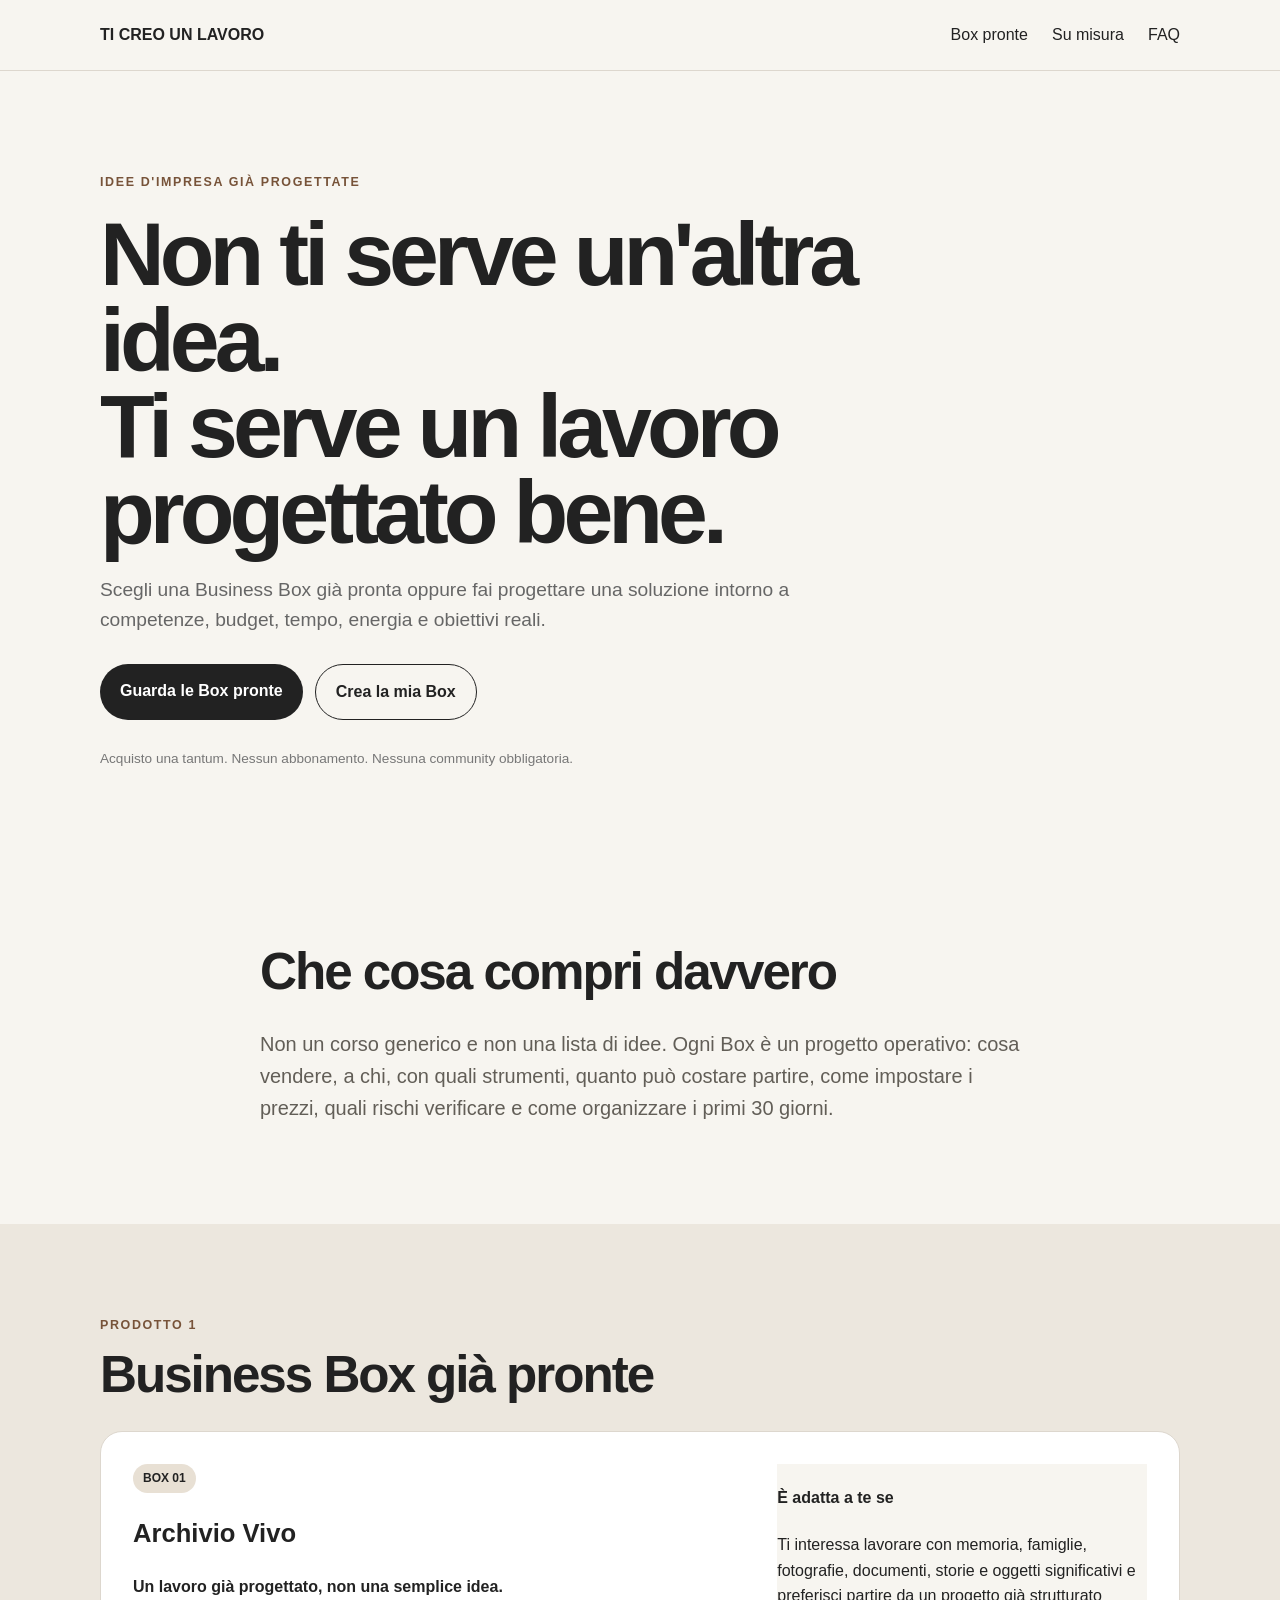
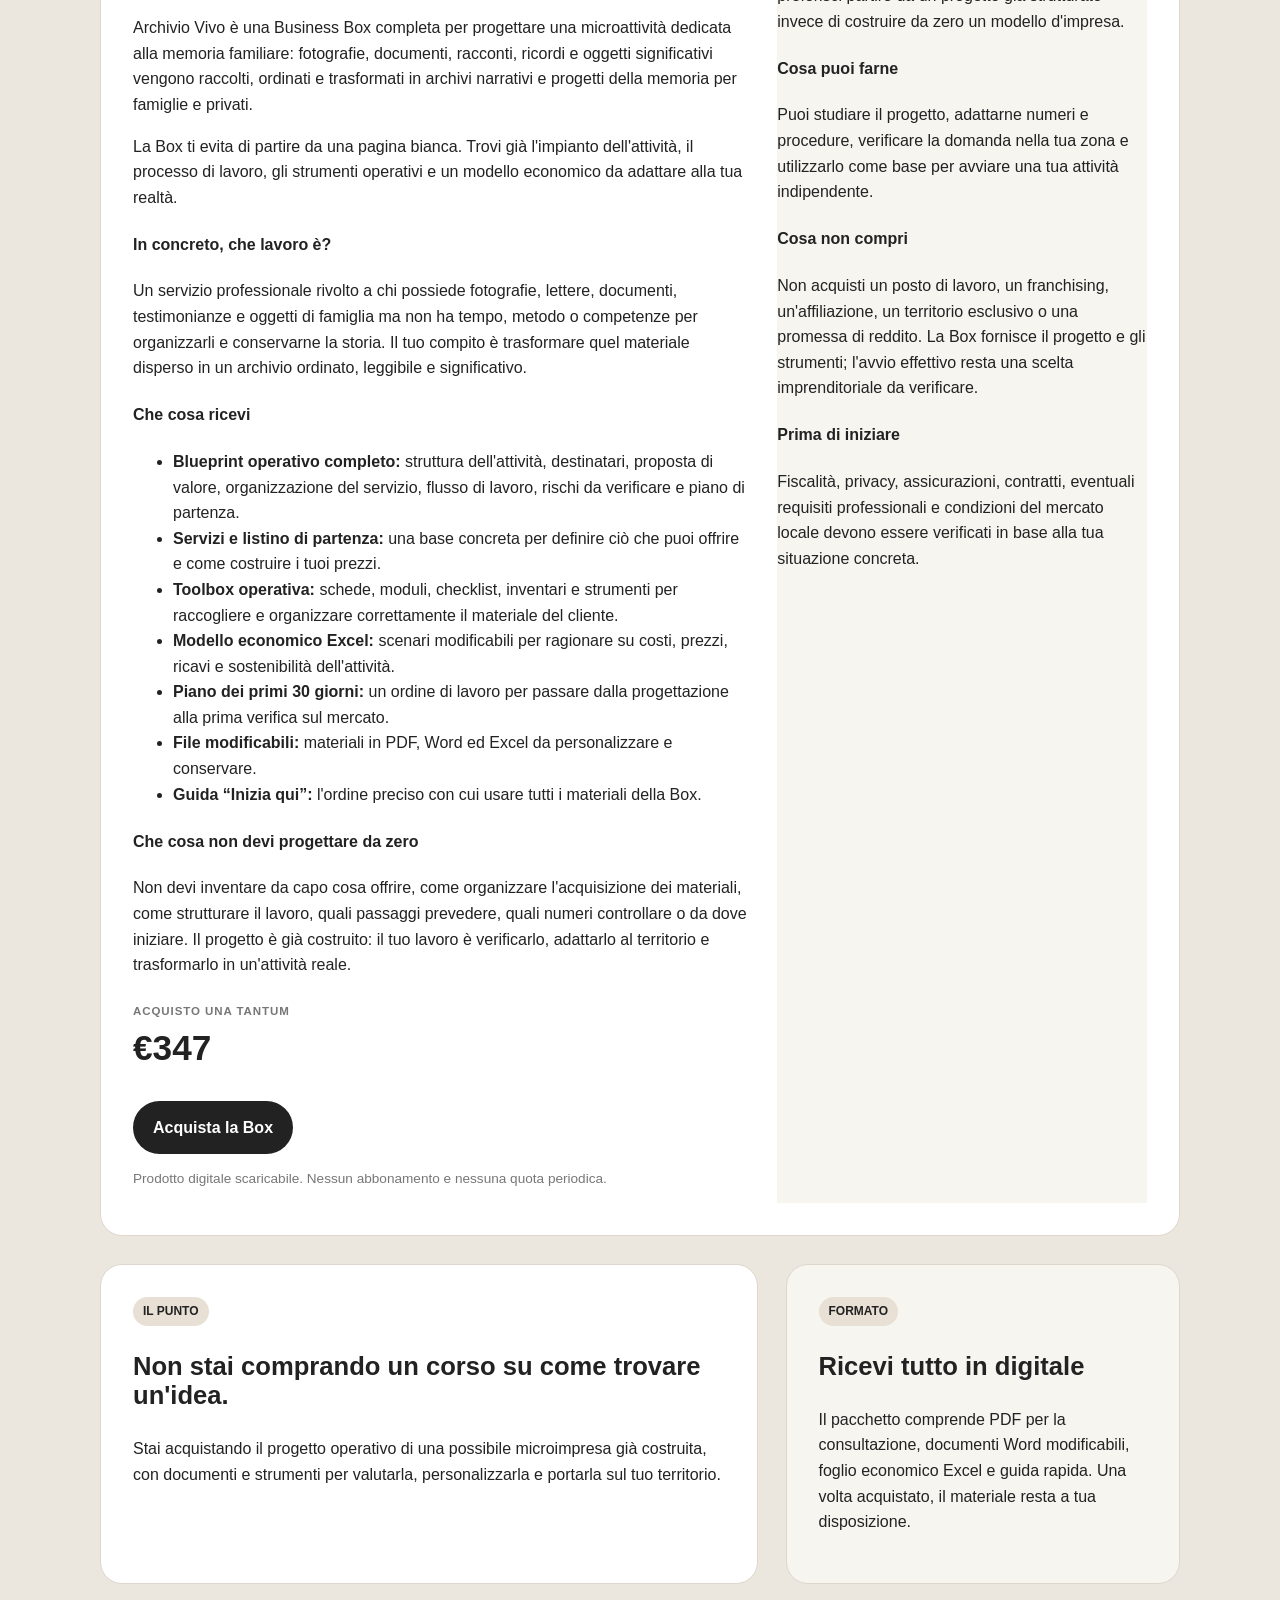
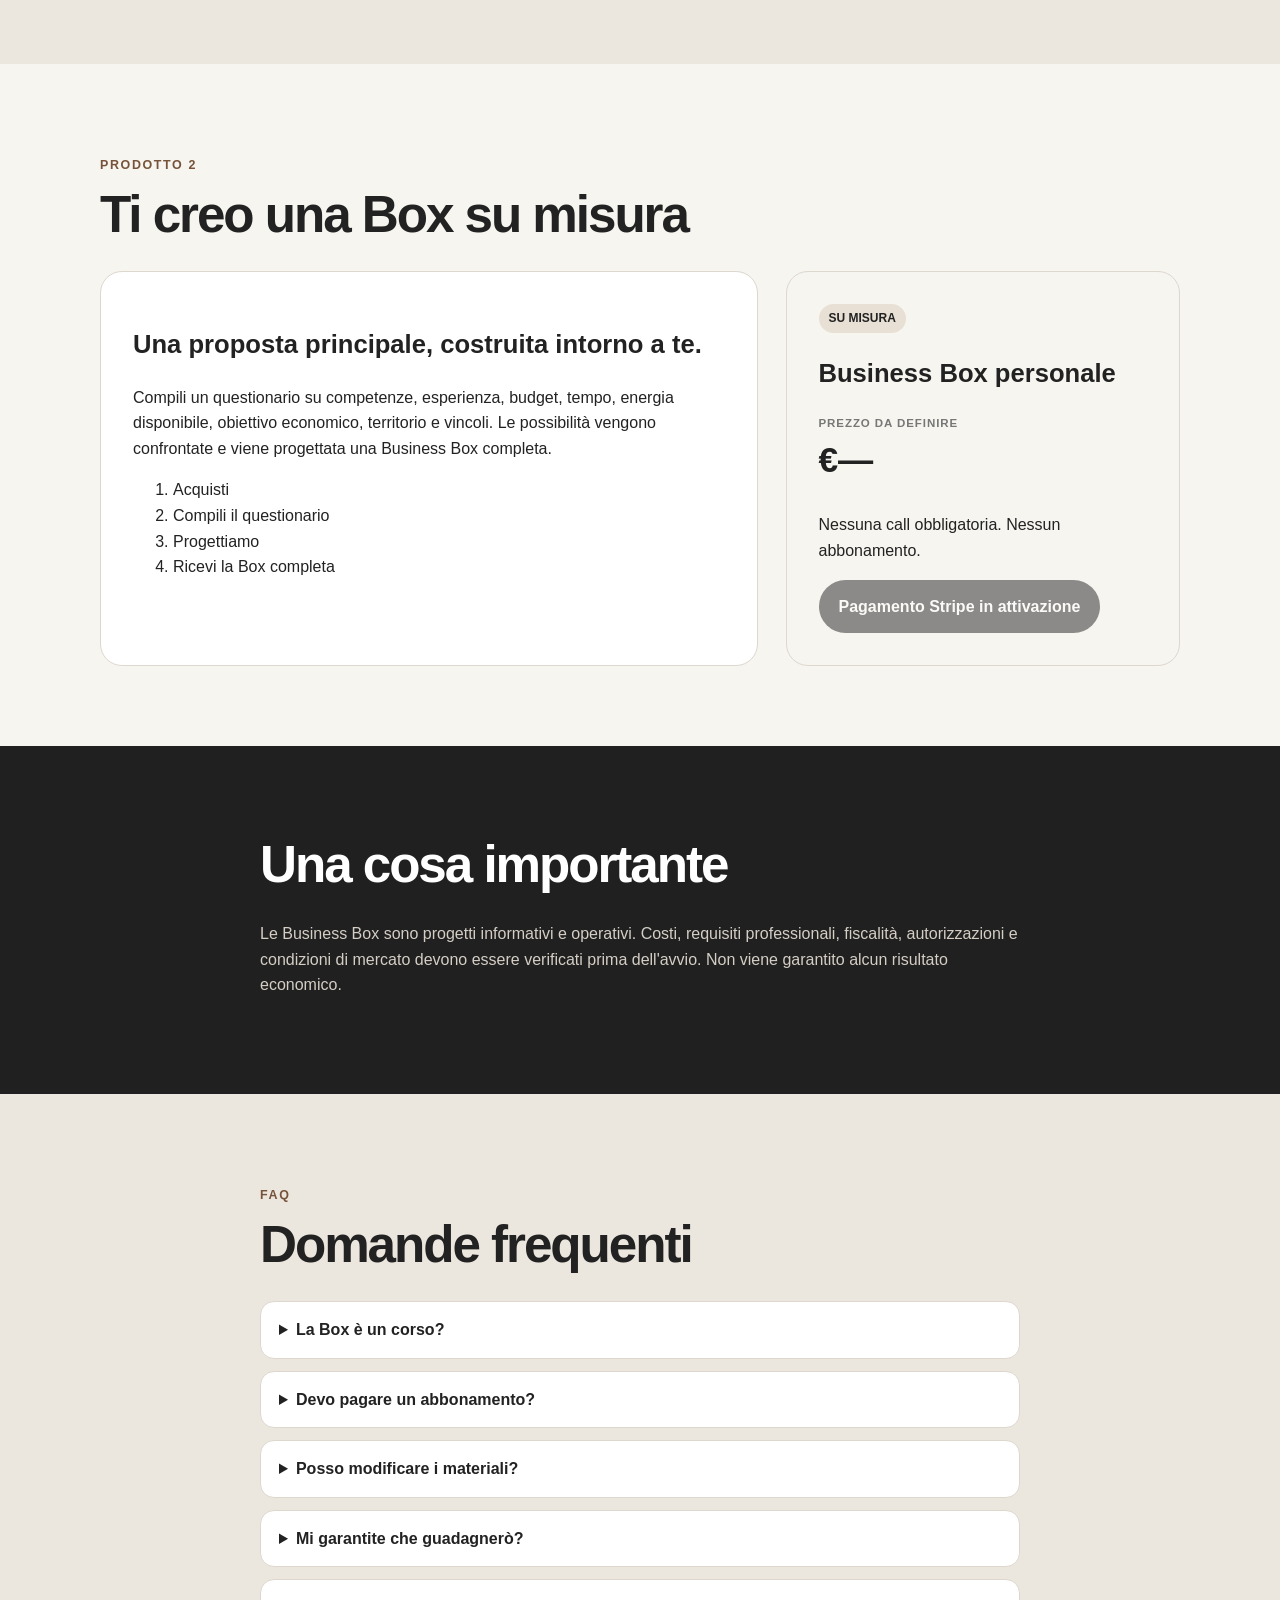
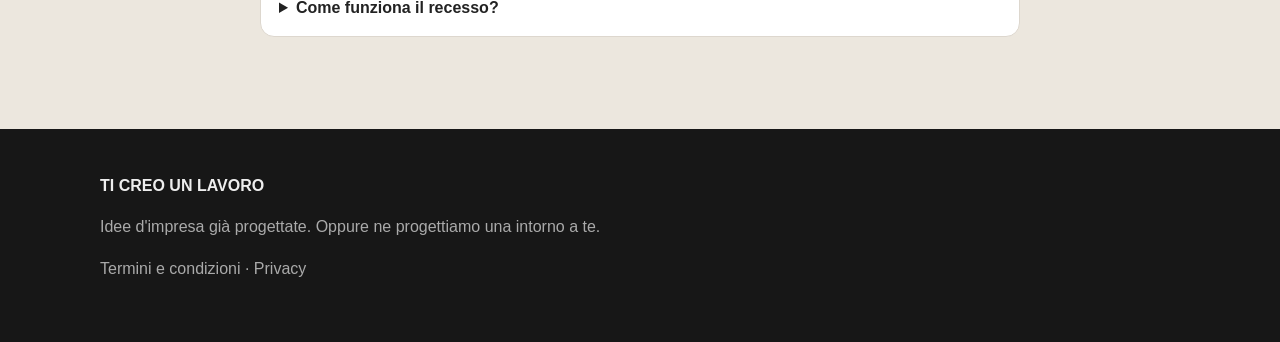
<file: index.html>
<!doctype html>
<html lang="it">
<head>
<meta charset="utf-8">
<meta name="viewport" content="width=device-width,initial-scale=1">
<title>Ti creo un lavoro</title>
<meta name="description" content="Business Box già pronte oppure una Box su misura costruita intorno a te.">
<link rel="stylesheet" href="styles.css">
</head>
<body>
<header>
  <div class="wrap nav">
    <strong>TI CREO UN LAVORO</strong>
    <nav><a href="#pronte">Box pronte</a><a href="#misura">Su misura</a><a href="#faq">FAQ</a></nav>
  </div>
</header>

<main>
<section class="hero">
  <div class="wrap">
    <p class="eyebrow">IDEE D'IMPRESA GIÀ PROGETTATE</p>
    <h1>Non ti serve un'altra idea.<br>Ti serve un lavoro progettato bene.</h1>
    <p class="lead">Scegli una Business Box già pronta oppure fai progettare una soluzione intorno a competenze, budget, tempo, energia e obiettivi reali.</p>
    <div class="actions">
      <a class="btn dark" href="#pronte">Guarda le Box pronte</a>
      <a class="btn light" href="#misura">Crea la mia Box</a>
    </div>
    <p class="note">Acquisto una tantum. Nessun abbonamento. Nessuna community obbligatoria.</p>
  </div>
</section>

<section class="section intro">
  <div class="wrap narrow">
    <h2>Che cosa compri davvero</h2>
    <p>Non un corso generico e non una lista di idee. Ogni Box è un progetto operativo: cosa vendere, a chi, con quali strumenti, quanto può costare partire, come impostare i prezzi, quali rischi verificare e come organizzare i primi 30 giorni.</p>
  </div>
</section>

<section id="pronte" class="section alt">
  <div class="wrap">
    <p class="eyebrow">PRODOTTO 1</p>
    <h2>Business Box già pronte</h2>

    <article class="card grid">
      <div>
        <span class="tag">BOX 01</span>
        <h3>Archivio Vivo</h3>
        <p><strong>Un lavoro già progettato, non una semplice idea.</strong></p>
        <p>Archivio Vivo è una Business Box completa per progettare una microattività dedicata alla memoria familiare: fotografie, documenti, racconti, ricordi e oggetti significativi vengono raccolti, ordinati e trasformati in archivi narrativi e progetti della memoria per famiglie e privati.</p>
        <p>La Box ti evita di partire da una pagina bianca. Trovi già l'impianto dell'attività, il processo di lavoro, gli strumenti operativi e un modello economico da adattare alla tua realtà.</p>

        <h4>In concreto, che lavoro è?</h4>
        <p>Un servizio professionale rivolto a chi possiede fotografie, lettere, documenti, testimonianze e oggetti di famiglia ma non ha tempo, metodo o competenze per organizzarli e conservarne la storia. Il tuo compito è trasformare quel materiale disperso in un archivio ordinato, leggibile e significativo.</p>

        <h4>Che cosa ricevi</h4>
        <ul>
          <li><strong>Blueprint operativo completo:</strong> struttura dell'attività, destinatari, proposta di valore, organizzazione del servizio, flusso di lavoro, rischi da verificare e piano di partenza.</li>
          <li><strong>Servizi e listino di partenza:</strong> una base concreta per definire ciò che puoi offrire e come costruire i tuoi prezzi.</li>
          <li><strong>Toolbox operativa:</strong> schede, moduli, checklist, inventari e strumenti per raccogliere e organizzare correttamente il materiale del cliente.</li>
          <li><strong>Modello economico Excel:</strong> scenari modificabili per ragionare su costi, prezzi, ricavi e sostenibilità dell'attività.</li>
          <li><strong>Piano dei primi 30 giorni:</strong> un ordine di lavoro per passare dalla progettazione alla prima verifica sul mercato.</li>
          <li><strong>File modificabili:</strong> materiali in PDF, Word ed Excel da personalizzare e conservare.</li>
          <li><strong>Guida “Inizia qui”:</strong> l'ordine preciso con cui usare tutti i materiali della Box.</li>
        </ul>

        <h4>Che cosa non devi progettare da zero</h4>
        <p>Non devi inventare da capo cosa offrire, come organizzare l'acquisizione dei materiali, come strutturare il lavoro, quali passaggi prevedere, quali numeri controllare o da dove iniziare. Il progetto è già costruito: il tuo lavoro è verificarlo, adattarlo al territorio e trasformarlo in un'attività reale.</p>

        <div class="price"><small>Acquisto una tantum</small>€347</div>
        <a class="btn disabled" id="buy-box01" href="#">Pagamento Stripe in attivazione</a>
        <p class="note">Prodotto digitale scaricabile. Nessun abbonamento e nessuna quota periodica.</p>
      </div>

      <aside>
        <h4>È adatta a te se</h4>
        <p>Ti interessa lavorare con memoria, famiglie, fotografie, documenti, storie e oggetti significativi e preferisci partire da un progetto già strutturato invece di costruire da zero un modello d'impresa.</p>

        <h4>Cosa puoi farne</h4>
        <p>Puoi studiare il progetto, adattarne numeri e procedure, verificare la domanda nella tua zona e utilizzarlo come base per avviare una tua attività indipendente.</p>

        <h4>Cosa non compri</h4>
        <p>Non acquisti un posto di lavoro, un franchising, un'affiliazione, un territorio esclusivo o una promessa di reddito. La Box fornisce il progetto e gli strumenti; l'avvio effettivo resta una scelta imprenditoriale da verificare.</p>

        <h4>Prima di iniziare</h4>
        <p>Fiscalità, privacy, assicurazioni, contratti, eventuali requisiti professionali e condizioni del mercato locale devono essere verificati in base alla tua situazione concreta.</p>
      </aside>
    </article>

    <div class="grid" style="margin-top:28px">
      <div class="card">
        <span class="tag">IL PUNTO</span>
        <h3>Non stai comprando un corso su come trovare un'idea.</h3>
        <p>Stai acquistando il progetto operativo di una possibile microimpresa già costruita, con documenti e strumenti per valutarla, personalizzarla e portarla sul tuo territorio.</p>
      </div>
      <aside class="card">
        <span class="tag">FORMATO</span>
        <h3>Ricevi tutto in digitale</h3>
        <p>Il pacchetto comprende PDF per la consultazione, documenti Word modificabili, foglio economico Excel e guida rapida. Una volta acquistato, il materiale resta a tua disposizione.</p>
      </aside>
    </div>
  </div>
</section>

<section id="misura" class="section">
  <div class="wrap">
    <p class="eyebrow">PRODOTTO 2</p>
    <h2>Ti creo una Box su misura</h2>
    <div class="grid">
      <div class="card">
        <h3>Una proposta principale, costruita intorno a te.</h3>
        <p>Compili un questionario su competenze, esperienza, budget, tempo, energia disponibile, obiettivo economico, territorio e vincoli. Le possibilità vengono confrontate e viene progettata una Business Box completa.</p>
        <ol>
          <li>Acquisti</li>
          <li>Compili il questionario</li>
          <li>Progettiamo</li>
          <li>Ricevi la Box completa</li>
        </ol>
      </div>
      <aside class="card">
        <span class="tag">SU MISURA</span>
        <h3>Business Box personale</h3>
        <div class="price"><small>Prezzo da definire</small>€—</div>
        <p>Nessuna call obbligatoria. Nessun abbonamento.</p>
        <a class="btn disabled" id="buy-custom" href="#">Pagamento Stripe in attivazione</a>
      </aside>
    </div>
  </div>
</section>

<section class="section darksection">
  <div class="wrap narrow">
    <h2>Una cosa importante</h2>
    <p>Le Business Box sono progetti informativi e operativi. Costi, requisiti professionali, fiscalità, autorizzazioni e condizioni di mercato devono essere verificati prima dell'avvio. Non viene garantito alcun risultato economico.</p>
  </div>
</section>

<section id="faq" class="section alt">
  <div class="wrap narrow">
    <p class="eyebrow">FAQ</p>
    <h2>Domande frequenti</h2>
    <details><summary>La Box è un corso?</summary><p>No. È un progetto operativo digitale con blueprint, strumenti, numeri, procedure e piano di avvio.</p></details>
    <details><summary>Devo pagare un abbonamento?</summary><p>No. Entrambi i prodotti sono acquistabili una tantum.</p></details>
    <details><summary>Posso modificare i materiali?</summary><p>Sì, sono inclusi anche file modificabili per adattare numeri, procedure e strumenti alla tua attività. I materiali della Box non sono destinati alla rivendita come prodotto digitale autonomo.</p></details>
    <details><summary>Mi garantite che guadagnerò?</summary><p>No. La Box serve a progettare e valutare un'attività, non può garantire domanda, vendite o reddito.</p></details>
    <details><summary>Come funziona il recesso?</summary><p>Le condizioni definitive distinguono tra contenuto digitale immediatamente accessibile e servizio personalizzato, secondo la normativa applicabile.</p></details>
  </div>
</section>
</main>

<footer>
  <div class="wrap">
    <strong>TI CREO UN LAVORO</strong>
    <p>Idee d'impresa già progettate. Oppure ne progettiamo una intorno a te.</p>
    <p><a href="termini.html">Termini e condizioni</a> · <a href="privacy.html">Privacy</a></p>
  </div>
</footer>
<script src="script.js"></script>
</body>
</html>
</file>
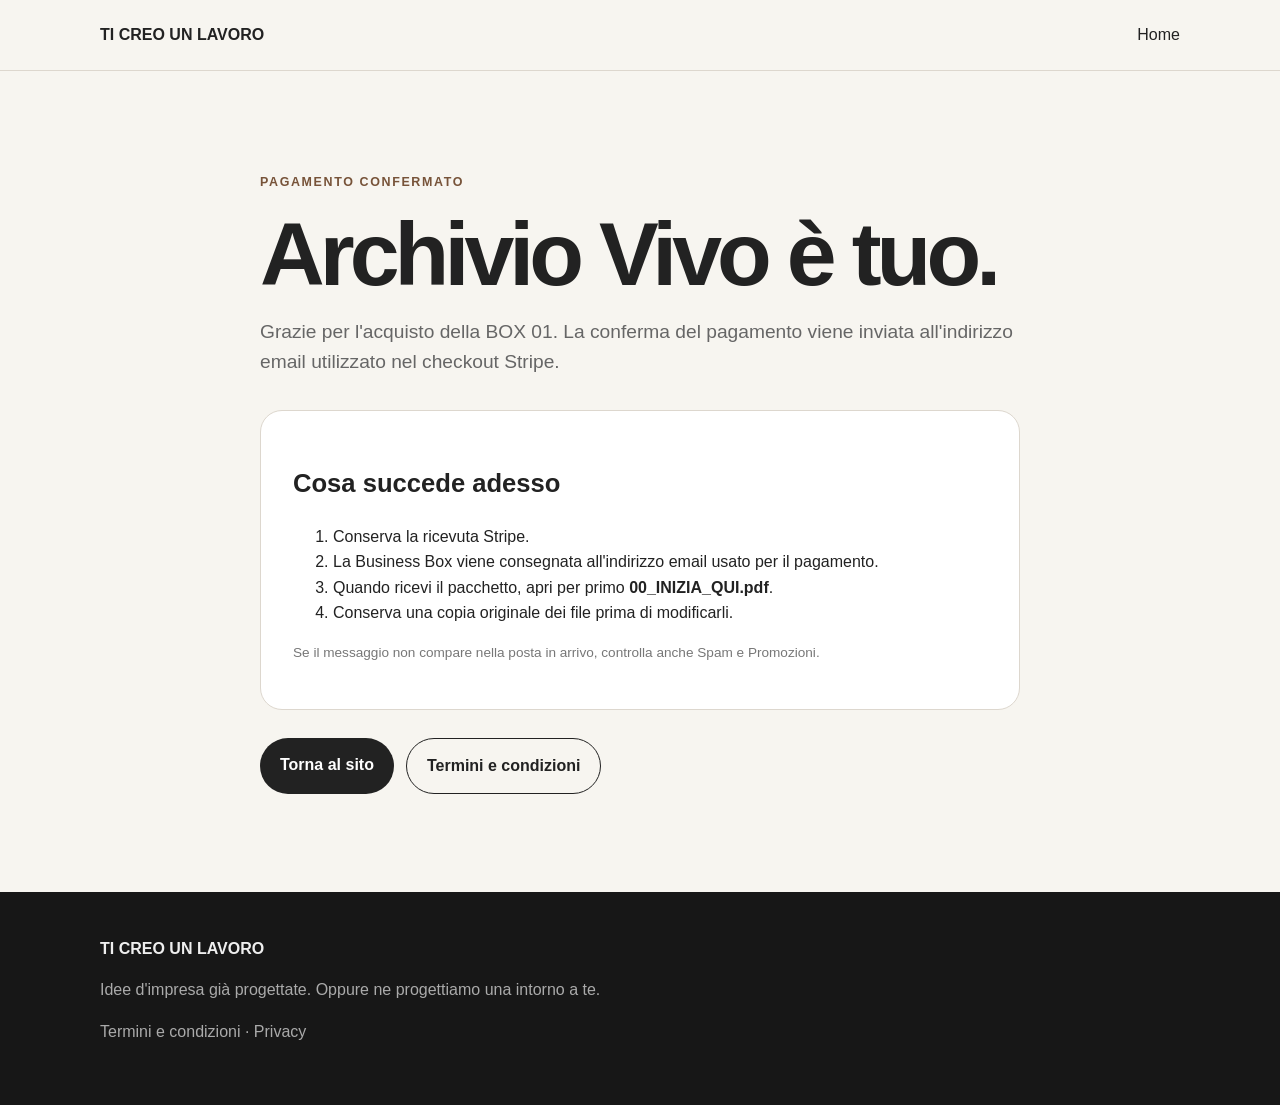
<file: grazie-archivio-vivo.html>
<!doctype html>
<html lang="it">
<head>
<meta charset="utf-8">
<meta name="viewport" content="width=device-width,initial-scale=1">
<meta name="robots" content="noindex,nofollow">
<title>Pagamento confermato | Archivio Vivo</title>
<meta name="description" content="Conferma acquisto BOX 01 - Archivio Vivo.">
<link rel="stylesheet" href="styles.css">
</head>
<body>
<header>
  <div class="wrap nav">
    <strong>TI CREO UN LAVORO</strong>
    <nav><a href="index.html">Home</a></nav>
  </div>
</header>
<main>
<section class="hero">
  <div class="wrap narrow">
    <p class="eyebrow">PAGAMENTO CONFERMATO</p>
    <h1>Archivio Vivo è tuo.</h1>
    <p class="lead">Grazie per l'acquisto della BOX 01. La conferma del pagamento viene inviata all'indirizzo email utilizzato nel checkout Stripe.</p>
    <div class="card" style="margin-top:32px">
      <h3>Cosa succede adesso</h3>
      <ol>
        <li>Conserva la ricevuta Stripe.</li>
        <li>La Business Box viene consegnata all'indirizzo email usato per il pagamento.</li>
        <li>Quando ricevi il pacchetto, apri per primo <strong>00_INIZIA_QUI.pdf</strong>.</li>
        <li>Conserva una copia originale dei file prima di modificarli.</li>
      </ol>
      <p class="note">Se il messaggio non compare nella posta in arrivo, controlla anche Spam e Promozioni.</p>
    </div>
    <div class="actions">
      <a class="btn" href="index.html">Torna al sito</a>
      <a class="btn light" href="termini.html">Termini e condizioni</a>
    </div>
  </div>
</section>
</main>
<footer>
  <div class="wrap">
    <strong>TI CREO UN LAVORO</strong>
    <p>Idee d'impresa già progettate. Oppure ne progettiamo una intorno a te.</p>
    <p><a href="termini.html">Termini e condizioni</a> · <a href="privacy.html">Privacy</a></p>
  </div>
</footer>
</body>
</html>
</file>
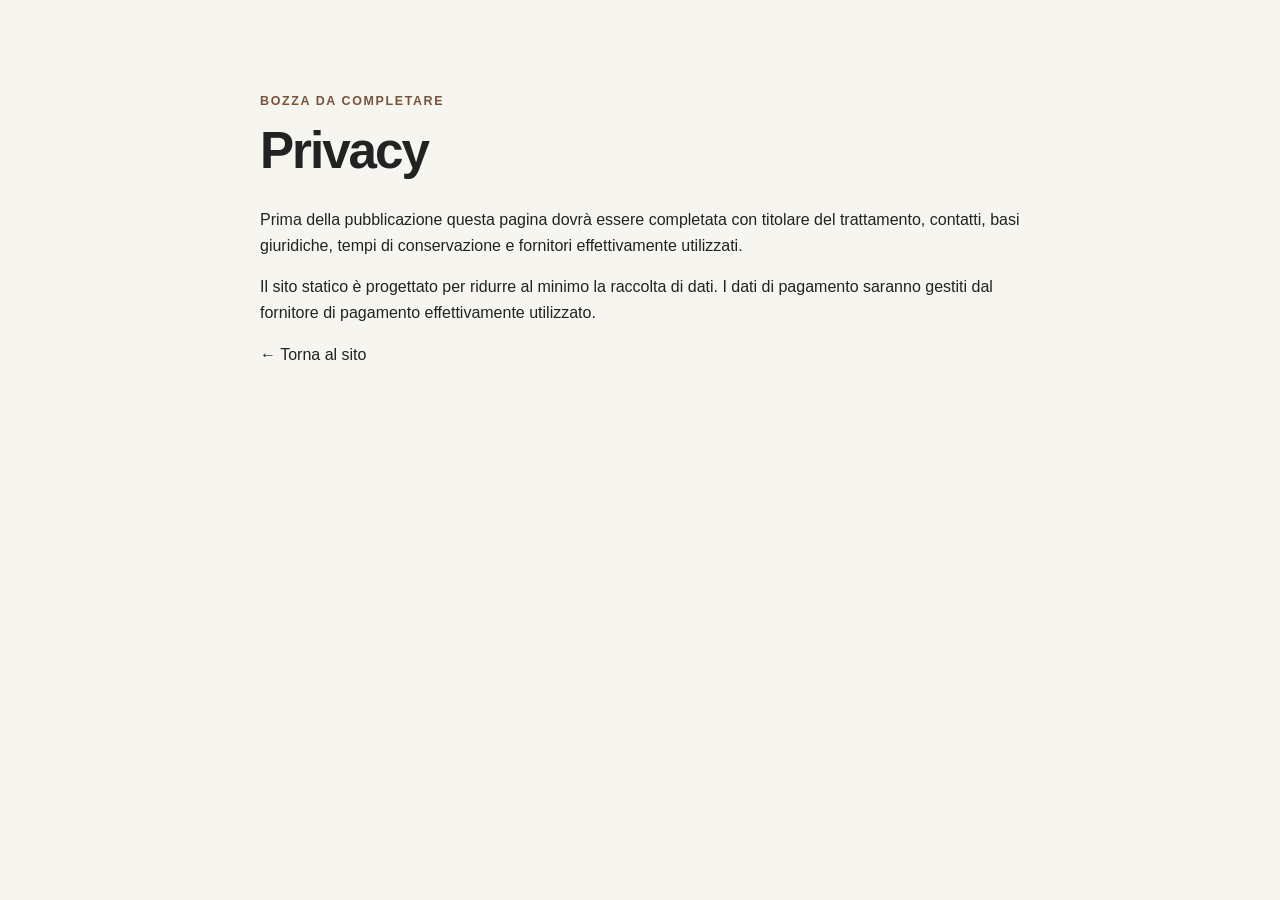
<file: privacy.html>
<!doctype html><html lang="it"><head><meta charset="utf-8"><meta name="viewport" content="width=device-width,initial-scale=1"><title>Privacy | Ti creo un lavoro</title><link rel="stylesheet" href="styles.css"></head><body><main class="section"><div class="wrap narrow"><p class="eyebrow">BOZZA DA COMPLETARE</p><h2>Privacy</h2><p>Prima della pubblicazione questa pagina dovrà essere completata con titolare del trattamento, contatti, basi giuridiche, tempi di conservazione e fornitori effettivamente utilizzati.</p><p>Il sito statico è progettato per ridurre al minimo la raccolta di dati. I dati di pagamento saranno gestiti dal fornitore di pagamento effettivamente utilizzato.</p><p><a href="index.html">← Torna al sito</a></p></div></main></body></html>
</file>
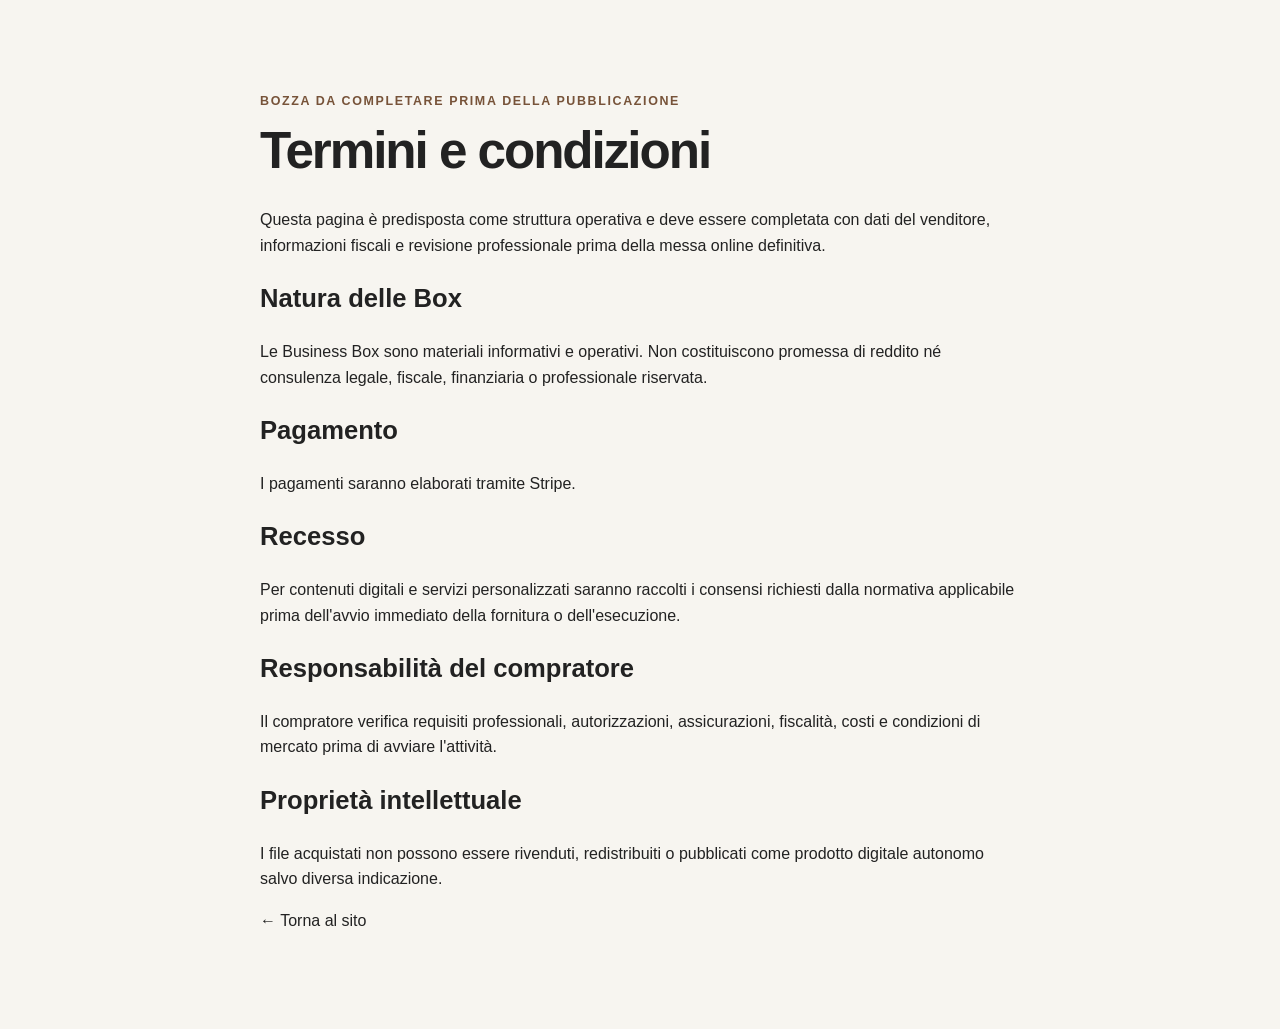
<file: termini.html>
<!doctype html><html lang="it"><head><meta charset="utf-8"><meta name="viewport" content="width=device-width,initial-scale=1"><title>Termini | Ti creo un lavoro</title><link rel="stylesheet" href="styles.css"></head><body><main class="section"><div class="wrap narrow"><p class="eyebrow">BOZZA DA COMPLETARE PRIMA DELLA PUBBLICAZIONE</p><h2>Termini e condizioni</h2><p>Questa pagina è predisposta come struttura operativa e deve essere completata con dati del venditore, informazioni fiscali e revisione professionale prima della messa online definitiva.</p><h3>Natura delle Box</h3><p>Le Business Box sono materiali informativi e operativi. Non costituiscono promessa di reddito né consulenza legale, fiscale, finanziaria o professionale riservata.</p><h3>Pagamento</h3><p>I pagamenti saranno elaborati tramite Stripe.</p><h3>Recesso</h3><p>Per contenuti digitali e servizi personalizzati saranno raccolti i consensi richiesti dalla normativa applicabile prima dell'avvio immediato della fornitura o dell'esecuzione.</p><h3>Responsabilità del compratore</h3><p>Il compratore verifica requisiti professionali, autorizzazioni, assicurazioni, fiscalità, costi e condizioni di mercato prima di avviare l'attività.</p><h3>Proprietà intellettuale</h3><p>I file acquistati non possono essere rivenduti, redistribuiti o pubblicati come prodotto digitale autonomo salvo diversa indicazione.</p><p><a href="index.html">← Torna al sito</a></p></div></main></body></html>
</file>
<file: styles.css>
*{box-sizing:border-box}html{scroll-behavior:smooth}body{margin:0;font-family:Arial,sans-serif;background:#f7f5f0;color:#222;line-height:1.6}a{color:inherit;text-decoration:none}.wrap{width:min(1080px,calc(100% - 36px));margin:auto}.narrow{max-width:760px}header{position:sticky;top:0;background:#f7f5f0ee;border-bottom:1px solid #ddd7ce;z-index:5}.nav{min-height:70px;display:flex;justify-content:space-between;align-items:center}.nav nav{display:flex;gap:24px}.hero{padding:90px 0 70px}.eyebrow{font-size:.78rem;letter-spacing:.13em;font-weight:800;color:#775339}.hero h1{font-size:clamp(2.8rem,7vw,5.7rem);line-height:.96;letter-spacing:-.055em;max-width:950px;margin:.2em 0}.lead{font-size:1.2rem;max-width:760px;color:#666}.actions{display:flex;gap:12px;flex-wrap:wrap;margin:28px 0}.btn{display:inline-block;padding:14px 20px;border-radius:999px;background:#222;color:#fff;font-weight:800}.btn.light{background:transparent;color:#222;border:1px solid #222}.btn.disabled{opacity:.5;pointer-events:none}.note{font-size:.85rem;color:#777}.section{padding:80px 0}.alt{background:#ece7de}.intro p{font-size:1.25rem;color:#625e57}h2{font-size:clamp(2rem,4vw,3.5rem);line-height:1;letter-spacing:-.04em;margin:.25em 0 .6em}h3{font-size:1.6rem;line-height:1.15}.grid{display:grid;grid-template-columns:1.25fr .75fr;gap:28px}.card{background:#fff;border:1px solid #ddd7ce;border-radius:22px;padding:32px}.card aside,aside.card{background:#f7f5f0}.tag{display:inline-block;background:#e8e0d4;border-radius:999px;padding:5px 10px;font-size:.75rem;font-weight:900}.price{font-size:2.2rem;font-weight:900;margin:24px 0}.price small{display:block;font-size:.72rem;text-transform:uppercase;letter-spacing:.08em;color:#777}.darksection{background:#202020;color:#fff}.darksection p{color:#d4cec5}details{background:#fff;border:1px solid #ddd7ce;border-radius:14px;padding:15px 18px;margin:12px 0}summary{font-weight:800;cursor:pointer}footer{background:#171717;color:#eee;padding:44px 0}footer p{color:#aaa}@media(max-width:760px){.nav nav{display:none}.grid{grid-template-columns:1fr}.section{padding:58px 0}.hero{padding-top:58px}.hero h1{font-size:3rem}}
</file>
